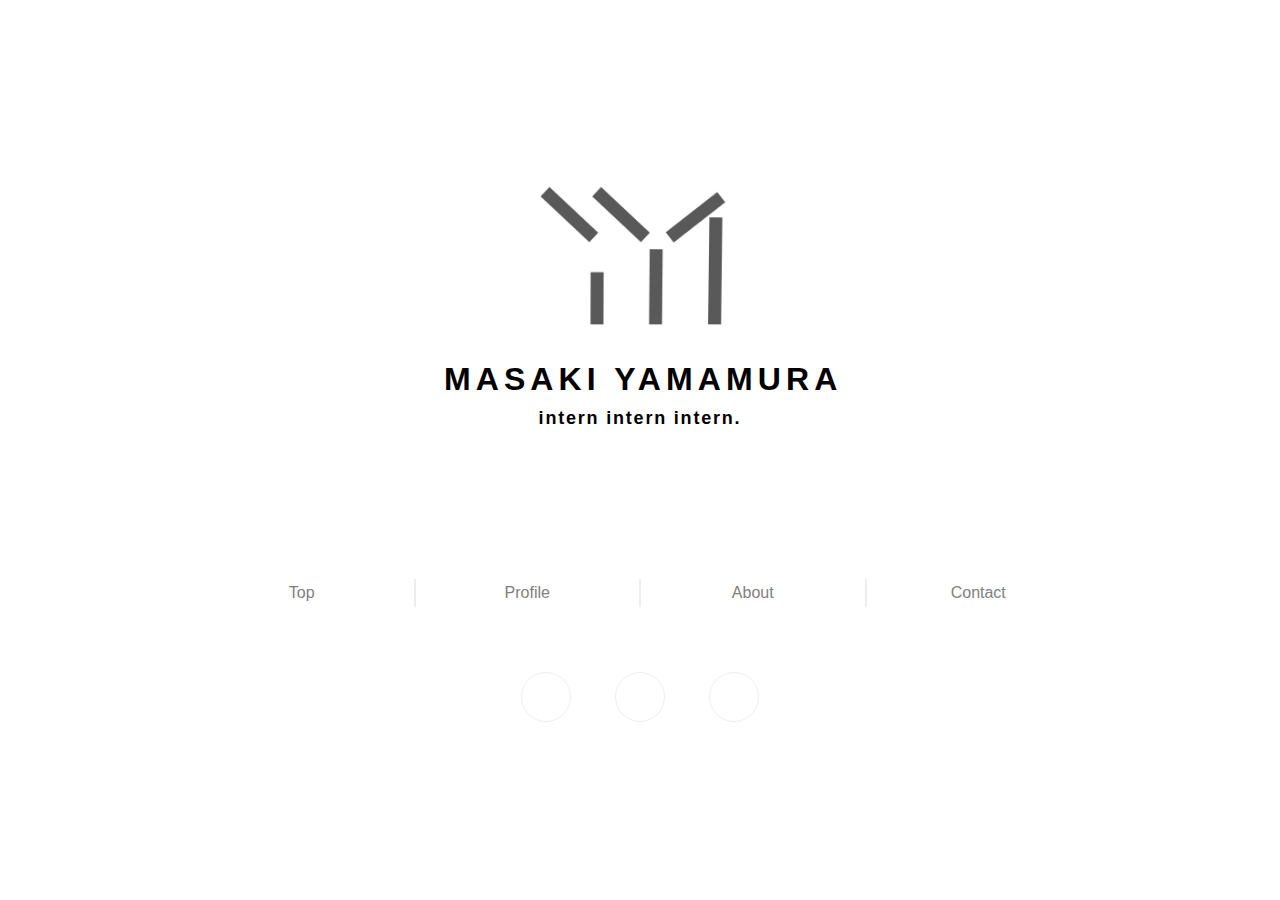
<file: index.html>
<!DOCTYPE html>
<html lang="ja">

<head>
    <meta charset="utf-8">
    <meta name="viewport" content="width=device-width,initial-scale=1.0">
    <meta name="keywords" content="山村昌己, Masaki Yamamura, 昌己,Masaki">
    <meta property="og:title" content="Masaki Design Portforio">
    <meta property="og:type" content="website">
    <meta property="og:description" content="Masaki Design Portforioは、「シンプルかつアート性の高いポートフォリオサイト」がコンセプトのウェブサイトです。">
    <meta property="og:site_name" content="Masaki Design Portforio">
    <link rel="stylesheet" href="sass/main.css">
    <link rel="stylesheet" href="sass/responsive.css">
    <link rel="stylesheet" href="https://use.fontawesome.com/releases/v5.5.0/css/all.css" integrity="sha384-B4dIYHKNBt8Bc12p+WXckhzcICo0wtJAoU8YZTY5qE0Id1GSseTk6S+L3BlXeVIU" crossorigin="anonymous">
    <title>Masaki Design Portforio</title>
</head>

<body>
   <header id="globalHeader">
        <div class="container-middle">
           <h1 class="headA title-logo">Masaki Design Portforio</h1>
           <div class="nav-toggle headC">
           <span class="fas fa-bars" id="menu-bar"></span>
           </div>
        </div>
        <nav class="globalNav" id="nav-none">
       <ul>
           <li>
               <a id="index" href="index.html">Top</a>
           </li>
           <li>
                <a id="profile" href="profile.html">Profile</a>
           </li>
           <li>
               <a id="about" href="about.html">About</a>
           </li>
           <li>
               <a id="contact" href="contact.html">contact</a>
           </li>
       </ul>
   </nav>
   </header>
   
   <section class="top-wrap">
       <div class="container">
           <div class="top-txt">
               <img src="img/IMG_3650.jpg" alt="Site_Logo">
               <h1>MASAKI YAMAMURA</h1>
               <h2>intern intern intern.</h2>
           </div>
           <nav id="top-global-nav">
               <ul>
                   <li>
               <a id="index" href="index.html">Top</a>
                   </li>
                   <li>
                <a id="profile" href="profile.html">Profile</a>
                   </li>
                   <li>
               <a id="about" href="about.html">About</a>
                   </li>
                   <li>
               <a id="contact" href="contact.html">Contact</a>
                   </li>
               </ul>
           </nav>
           </div>
           
       <div class="footer">
           <div class="contact-sns">
              <a href="#">
               <span class="fab fa-facebook-f"></span>
              </a>
              <a href="#">
               <span class="fab fa-twitter"></span>
              </a>
              <a href="#">
               <span class="fab fa-instagram"></span>
              </a>
           </div>
       </div>
   </section>
   <script src="https://ajax.googleapis.com/ajax/libs/jquery/3.3.1/jquery.min.js"></script>
    <script src="js/main.js"></script>
</body>

</html>
</file>
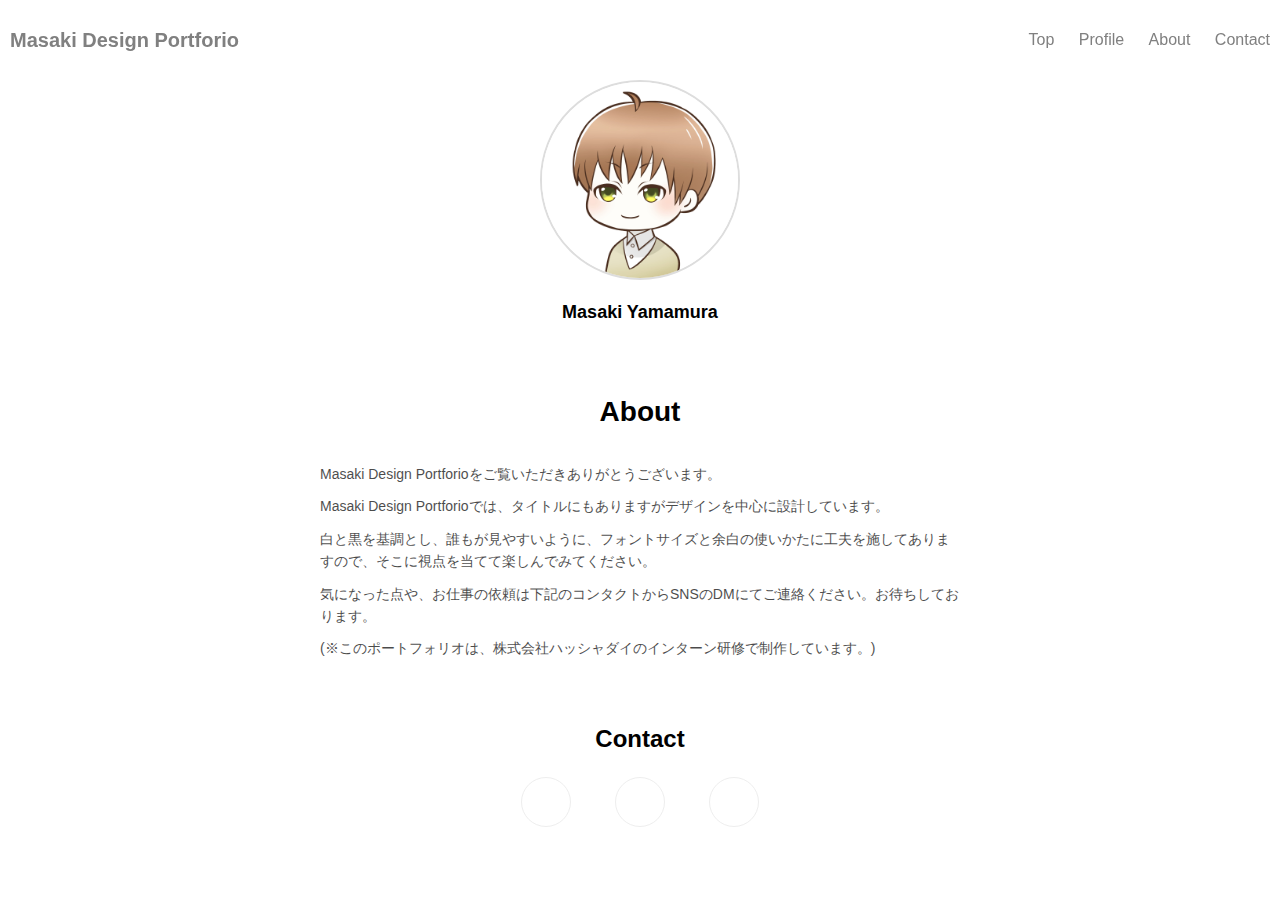
<file: about.html>
<!DOCTYPE html>
<html lang="ja">

<head>
    <meta charset="utf-8">
    <meta name="viewport" content="width=device-width, initial-scale=1">
    <meta name="keywords" content="山村昌己,Masaki Yamamura,昌己,Masaki">
    <meta property="og:title" content="Masaki Design Portforio">
    <meta property="og:type" content="website">
    <meta property="og:description" content="Masaki Design Portforioは、シンプルでいてアート性の高いポートフォリオサイトというのがコンセプトです。">
    <meta property="og:site_name" content="Masaki Design Portforio">
    <link rel="stylesheet" type="text/css" href="sass/main.css">
    <link rel="stylesheet" type="text/css" href="sass/responsive.css">
    <link rel="stylesheet" href="https://use.fontawesome.com/releases/v5.5.0/css/all.css" integrity="sha384-B4dIYHKNBt8Bc12p+WXckhzcICo0wtJAoU8YZTY5qE0Id1GSseTk6S+L3BlXeVIU" crossorigin="anonymous">
    <script src="https://ajax.googleapis.com/ajax/libs/jquery/3.3.1/jquery.min.js"></script>

    <title>Masaki Design Portforio</title>
</head>
<body>
   <header id="globalHeader">
       <div class="container-small">
           <div class="headA">
               <h1 class="title-logo">
               <a href="index.html">Masaki Design Portforio</a>
               </h1>
           </div>
           <div class="nav-toggle headC">
               <span class="fas fa-bars" id="menu-bar"></span>
           </div>
           <div class="headB" id="nav-right">
               <nav>
                   <ul>
                       <li>
                           <a id="index" href="index.html">Top</a>
                       </li>
                       <li>
                           <a id="profile" href="profile.html">Profile</a>
                       </li>
                       <li>
                           <a id="about" href="about.html">About</a>
                       </li>
                       <li>
                           <a id="contact" href="contact.html">Contact</a>
                       </li>
                   </ul>
               </nav>
           </div>
       </div>
       <nav class="globalNav" id="nav-none">
          <ul>
           <li>
               <a id="index" href="index.html">Top</a>
           </li>
           <li>
                <a id="profile" href="profile.html">Profile</a>
           </li>
           <li>
               <a id="about" href="about.html">About</a>
           </li>
           <li>
               <a id="contact" href="contact.html">contact</a>
           </li>
       </ul>
       </nav>
   </header>
   <section class="profile-wrap">
        <div class="container">
            <div class="name-card">
                <img src="/img/IMG_0161.JPG" alt="">
                <p>Masaki Yamamura</p>
            </div>
        </div>
    </section>
   <section class="about-wrap">
       <div class="container">
            <h3>About</h3>
            <p>Masaki Design Portforioをご覧いただきありがとうございます。</p>
            <p>Masaki Design Portforioでは、タイトルにもありますがデザインを中心に設計しています。</p>
            <p>白と黒を基調とし、誰もが見やすいように、フォントサイズと余白の使いかたに工夫を施してありますので、そこに視点を当てて楽しんでみてください。</p>
            <p>気になった点や、お仕事の依頼は下記のコンタクトからSNSのDMにてご連絡ください。お待ちしております。</p>
            <p>(※このポートフォリオは、株式会社ハッシャダイのインターン研修で制作しています。)</p>
        </div>
   </section>
   <footer>
       <h3 class="section-title">Contact</h3>
       <div class="container">
       <div class="contact-sns">
          <a href="#">
           <span class="fab fa-facebook-f"></span>
          </a>
          <a href="#">
           <span class="fab fa-twitter"></span>
          </a>
          <a href="#">
           <span class="fab fa-instagram"></span>
          </a>
       </div>
       </div>
   </footer>
    <script src="js/main.js"></script>
</body>
</html>
</file>
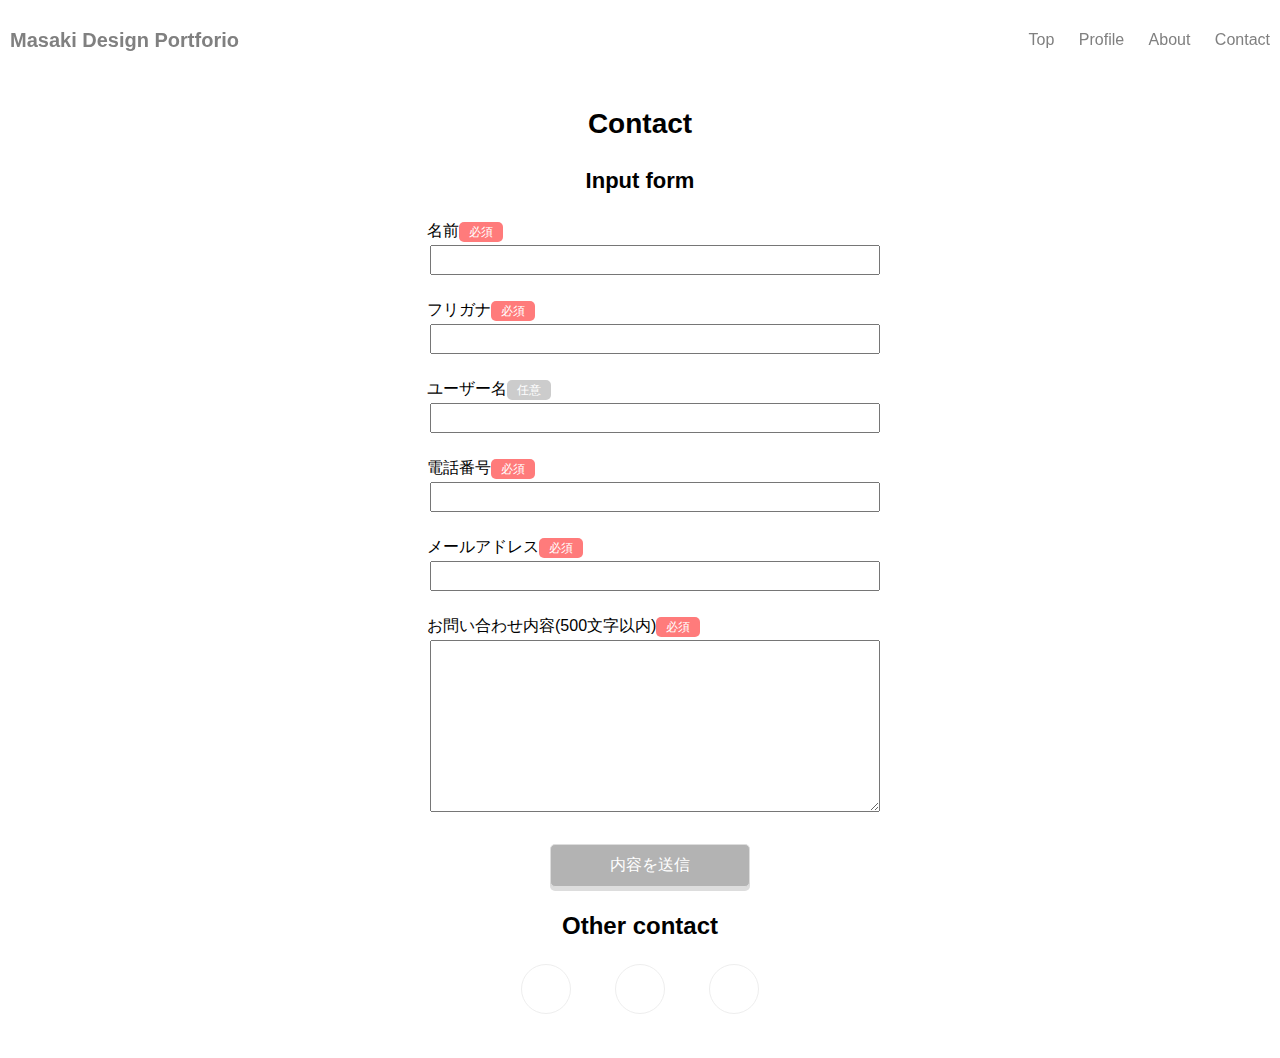
<file: contact.html>
<!DOCTYPE html>
<html lang="ja">

<head>
    <meta charset="utf-8">
    <meta name="viewport" content="width=device-width, initial-scale=1">
    <meta name="keywords" content="山村昌己,Masaki Yamamura,昌己,Masaki">
    <meta property="og:title" content="Masaki Design Portforio">
    <meta property="og:type" content="website">
    <meta property="og:description" content="Masaki Design Portforioは、シンプルでいてアート性の高いポートフォリオサイトというのがコンセプトです。">
    <meta property="og:site_name" content="Masaki Design Portforio">
    <link rel="stylesheet" type="text/css" href="sass/main.css">
    <link rel="stylesheet" type="text/css" href="sass/responsive.css">
    <link rel="stylesheet" href="https://use.fontawesome.com/releases/v5.5.0/css/all.css" integrity="sha384-B4dIYHKNBt8Bc12p+WXckhzcICo0wtJAoU8YZTY5qE0Id1GSseTk6S+L3BlXeVIU" crossorigin="anonymous">
    <script src="https://ajax.googleapis.com/ajax/libs/jquery/3.3.1/jquery.min.js"></script>

    <title>Masaki Design Portforio</title>
</head>
<body>
   <header id="globalHeader">
       <div class="container-small">
           <div class="headA">
               <h1 class="title-logo">
               <a href="index.html">Masaki Design Portforio</a>
               </h1>
           </div>
           <div class="nav-toggle headC">
               <span class="fas fa-bars" id="menu-bar"></span>
           </div>
           <div class="headB" id="nav-right">
               <nav>
                   <ul>
                       <li>
                           <a id="index" href="index.html">Top</a>
                       </li>
                       <li>
                           <a id="profile" href="profile.html">Profile</a>
                       </li>
                       <li>
                           <a id="about" href="about.html">About</a>
                       </li>
                       <li>
                           <a id="contact" href="contact.html">Contact</a>
                       </li>
                   </ul>
               </nav>
           </div>
       </div>
       <nav class="globalNav" id="nav-none">
          <ul>
           <li>
               <a id="index" href="index.html">Top</a>
           </li>
           <li>
                <a id="profile" href="profile.html">Profile</a>
           </li>
           <li>
               <a id="about" href="about.html">About</a>
           </li>
           <li>
               <a id="contact" href="contact.html">contact</a>
           </li>
       </ul>
       </nav>
   </header>
   <section class="contact-wrap">
       <h3>Contact</h3>
       <div id="contact-form">
          <div class="contact-title">
           <h3>Input form</h3>
           </div>
           <form action="#" onsubmit="return input_check();" name="form1">
                <div class="input-wrap">
                    <dl class="clearfix">
                        <dt>名前<span class="req">必須</span></dt>
                        <dd>
                            <input type="text" id="name" name="name">
                            <span id="name_error" class="error_m"></span>
                        </dd>
                    </dl>
                    
                    <dl class="clearfix">
                        <dt>フリガナ<span class="req">必須</span></dt>
                        <dd>
                            <input type="text" id="furigana" name="furigana">
                            <span id="furigana_error" class="error_m"></span>
                        </dd>
                    </dl>
                    
                    <dl class="clearfix">
                        <dt>ユーザー名<span class="any">任意</span></dt>
                        <dd>
                            <input type="text" id="username" name="username">
                            <span id="username_error" class="error_m"></span>
                        </dd>
                    </dl>
                    
                    <dl class="clearfix">
                        <dt>電話番号<span class="req">必須</span></dt>
                        <dd>
                            <input type="tel" id="tel" name="tel">
                            <span id="tel_error" class="error_m"></span>
                        </dd>
                    </dl>
                    
                    <dl class="clearfix">
                        <dt>メールアドレス<span class="req">必須</span></dt>
                        <dd>
                            <input type="email" id="email" name="email">
                            <span id="email_error" class="error_m"></span>
                        </dd>
                    </dl>
                    
                    <dl class="clearfix">
                        <dt>お問い合わせ内容(500文字以内)<span class="req">必須</span></dt>
                        <dd>
                            <textarea name="remarks" id="remarks" cols="50" rows="10"></textarea>
                            <span id="remarks_error" class="error_m"></span>
                        </dd>
                    </dl>
                    
                    <div class="transmission">
                        <input id="btn_submit" type="submit" value="内容を送信">
                    </div>
                    
                </div>
           </form>
       </div>
   </section>
   <footer>
       <h3 class="section-title">Other contact</h3>
       <div class="container">
       <div class="contact-sns">
          <a href="#">
           <span class="fab fa-facebook-f"></span>
          </a>
          <a href="#">
           <span class="fab fa-twitter"></span>
          </a>
          <a href="#">
           <span class="fab fa-instagram"></span>
          </a>
       </div>
       </div>
   </footer>
    <script src="js/main.js"></script>
</body>
</html>
</file>
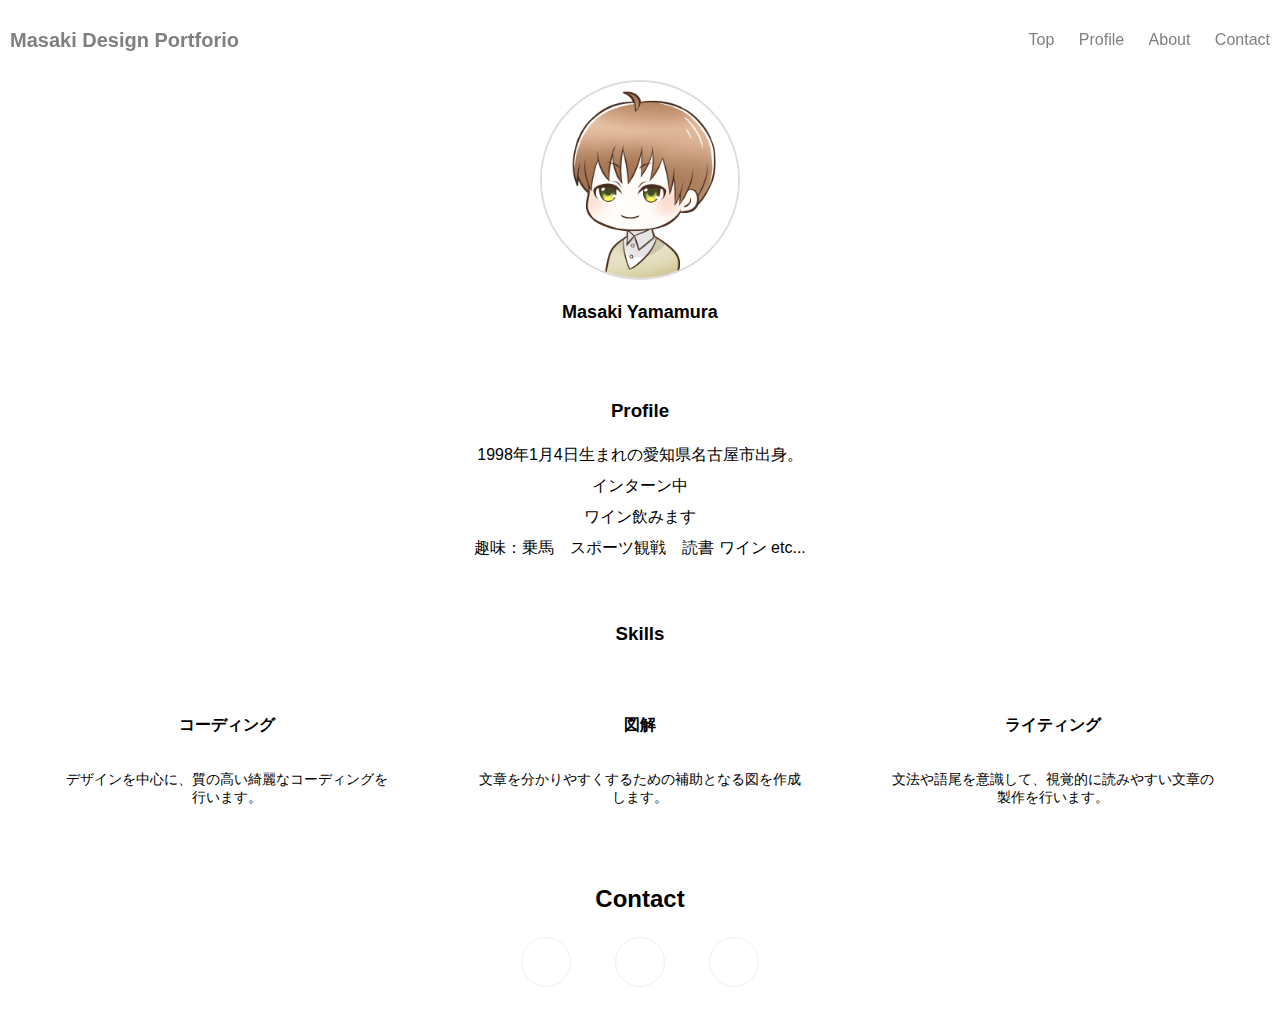
<file: profile.html>
<!DOCTYPE html>
<html lang="ja">

<head>
    <meta charset="utf-8">
    <meta name="viewport" content="width=device-width, initial-scale=1">
    <meta name="keywords" content="山村昌己,Masaki Yamamura,昌己,Masaki">
    <meta property="og:title" content="Masaki Design Portforio">
    <meta property="og:type" content="website">
    <meta property="og:description" content="Masaki Design Portforioは、シンプルでいてアート性の高いポートフォリオサイトというのがコンセプトです。">
    <meta property="og:site_name" content="Masaki Design Portforio">
    <link rel="stylesheet" type="text/css" href="sass/main.css">
    <link rel="stylesheet" type="text/css" href="sass/responsive.css">
    <link rel="stylesheet" href="https://use.fontawesome.com/releases/v5.5.0/css/all.css" integrity="sha384-B4dIYHKNBt8Bc12p+WXckhzcICo0wtJAoU8YZTY5qE0Id1GSseTk6S+L3BlXeVIU" crossorigin="anonymous">
    <script src="https://ajax.googleapis.com/ajax/libs/jquery/3.3.1/jquery.min.js"></script>

    <title>Masaki Design Portforio</title>
</head>
<body>
   <header id="globalHeader">
       <div class="container-small">
              <div class="headA">
               <h1 class="title-logo">
               <a href="index.html">Masaki Design Portforio</a>
               </h1>
               </div>
           <div class="nav-toggle headC">
               <span class="fas fa-bars" id="menu-bar"></span>
           </div>
           <div class="headB" id="nav-right">
               <nav>
                   <ul>
                       <li>
                           <a id="index" href="index.html">Top</a>
                       </li>
                       <li>
                           <a id="profile" href="profile.html">Profile</a>
                       </li>
                       <li>
                           <a id="about" href="about.html">About</a>
                       </li>
                       <li>
                           <a id="contact" href="contact.html">Contact</a>
                       </li>
                   </ul>
               </nav>
           </div>
       </div>
       <nav class="globalNav" id="nav-none">
          <ul>
           <li>
               <a id="index" href="index.html">Top</a>
           </li>
           <li>
                <a id="profile" href="profile.html">Profile</a>
           </li>
           <li>
               <a id="about" href="about.html">About</a>
           </li>
           <li>
               <a id="contact" href="contact.html">contact</a>
           </li>
       </ul>
       </nav>
   </header>
   <section class="profile-wrap">
       <div class="container">
            <div class="name-card">
                <img src="/img/IMG_0161.JPG" alt="">
                <p>Masaki Yamamura</p>
            </div>
            <div class="history-card">
                <h3 class="history">Profile</h3>
                <p>1998年1月4日生まれの愛知県名古屋市出身。</p>
                <p>インターン中</p>
                <p>ワイン飲みます</p>
                <p>趣味：乗馬　スポーツ観戦　読書 ワイン etc...</p>
            </div>
        </div>
   </section>
   <section class="skills-wrap">
        <h3>Skills</h3>
        <div class="container">
            <div class="skill-item">
                <span class="fas fa-code"></span>
                <h4>コーディング</h4>
                <p>デザインを中心に、質の高い綺麗なコーディングを行います。</p>
            </div>

            <div class="skill-item">
                <span class="far fa-image"></span>
                <h4>図解</h4>
                <p>文章を分かりやすくするための補助となる図を作成します。</p>
            </div>

            <div class="skill-item">
                <span class="fas fa-marker"></span>
                <h4>ライティング</h4>
                <p>文法や語尾を意識して、視覚的に読みやすい文章の製作を行います。</p>
            </div>
        </div>
    </section>
   <footer>
       <h3 class="section-title">Contact</h3>
       <div class="container">
       <div class="contact-sns">
          <a href="#">
           <span class="fab fa-facebook-f"></span>
          </a>
          <a href="#">
           <span class="fab fa-twitter"></span>
          </a>
          <a href="#">
           <span class="fab fa-instagram"></span>
          </a>
       </div>
       </div>
   </footer>
    <script src="js/main.js"></script>
</body>
</html>
</file>
<file: sass/main.css>
/* line 3, /Users/yamamuramasami/Desktop/Portforio.new/sass/main.scss */
* {
  box-sizing: border-box; }

/* line 16, /Users/yamamuramasami/Desktop/Portforio.new/sass/main.scss */
a {
  display: inline-block;
  text-decoration: none;
  color: #808080; }

/* line 22, /Users/yamamuramasami/Desktop/Portforio.new/sass/main.scss */
li {
  list-style: none; }

/* line 27, /Users/yamamuramasami/Desktop/Portforio.new/sass/main.scss */
body {
  font-family: "Hiragino Kaku Gothic Pro", "Hiragino Kaku Gothic", sans-serif;
  margin: 0 auto;
  padding: 0;
  border: 0; }
  /* line 33, /Users/yamamuramasami/Desktop/Portforio.new/sass/main.scss */
  body #globalHeader {
    top: 0;
    right: 0;
    left: 0;
    position: fixed;
    height: 80px;
    width: 100%;
    z-index: 40; }
    /* line 42, /Users/yamamuramasami/Desktop/Portforio.new/sass/main.scss */
    body #globalHeader .container-middle {
      display: flex;
      align-items: center;
      justify-content: space-between; }
      /* line 48, /Users/yamamuramasami/Desktop/Portforio.new/sass/main.scss */
      body #globalHeader .container-middle .title-logo {
        line-height: 80px;
        font-size: 20px;
        visibility: hidden; }
    /* line 56, /Users/yamamuramasami/Desktop/Portforio.new/sass/main.scss */
    body #globalHeader .globalNav {
      display: none; }
    /* line 60, /Users/yamamuramasami/Desktop/Portforio.new/sass/main.scss */
    body #globalHeader .headC {
      display: none; }
    /* line 64, /Users/yamamuramasami/Desktop/Portforio.new/sass/main.scss */
    body #globalHeader .container-small {
      margin: 0 10px auto;
      padding: 0;
      display: flex;
      align-items: center;
      justify-content: space-between; }
      /* line 71, /Users/yamamuramasami/Desktop/Portforio.new/sass/main.scss */
      body #globalHeader .container-small .headA {
        margin: 0;
        padding: 0; }
        /* line 75, /Users/yamamuramasami/Desktop/Portforio.new/sass/main.scss */
        body #globalHeader .container-small .headA h1 {
          margin: 0;
          font-size: 20px;
          line-height: 80px;
          color: #808080; }
      /* line 85, /Users/yamamuramasami/Desktop/Portforio.new/sass/main.scss */
      body #globalHeader .container-small .headB ul {
        padding-left: 0px;
        margin: 0; }
        /* line 89, /Users/yamamuramasami/Desktop/Portforio.new/sass/main.scss */
        body #globalHeader .container-small .headB ul li {
          display: inline-block;
          line-height: 80px;
          padding-left: 20px; }
          /* line 94, /Users/yamamuramasami/Desktop/Portforio.new/sass/main.scss */
          body #globalHeader .container-small .headB ul li #index {
            padding-left: 0; }
  /* line 105, /Users/yamamuramasami/Desktop/Portforio.new/sass/main.scss */
  body .top-wrap {
    max-width: 1000px;
    margin: 0 auto;
    width: 100%;
    height: 100vh;
    text-align: center; }
    /* line 112, /Users/yamamuramasami/Desktop/Portforio.new/sass/main.scss */
    body .top-wrap .top-txt {
      padding-top: 160px; }
      /* line 115, /Users/yamamuramasami/Desktop/Portforio.new/sass/main.scss */
      body .top-wrap .top-txt img {
        width: 20%; }
      /* line 119, /Users/yamamuramasami/Desktop/Portforio.new/sass/main.scss */
      body .top-wrap .top-txt h1 {
        margin-top: 0;
        margin-bottom: 10px;
        letter-spacing: 0.16em;
        margin-left: 0.2em; }
      /* line 126, /Users/yamamuramasami/Desktop/Portforio.new/sass/main.scss */
      body .top-wrap .top-txt h2 {
        margin-top: 0;
        margin-bottom: 0;
        font-size: 18px;
        letter-spacing: 0.1em; }
    /* line 135, /Users/yamamuramasami/Desktop/Portforio.new/sass/main.scss */
    body .top-wrap #top-global-nav {
      padding-top: 150px; }
      /* line 138, /Users/yamamuramasami/Desktop/Portforio.new/sass/main.scss */
      body .top-wrap #top-global-nav ul {
        width: 90%;
        margin: 0 auto;
        display: flex;
        flex-wrap: nowrap;
        flex-direction: row;
        padding-left: 0; }
      /* line 147, /Users/yamamuramasami/Desktop/Portforio.new/sass/main.scss */
      body .top-wrap #top-global-nav li {
        flex: 1; }
        /* line 150, /Users/yamamuramasami/Desktop/Portforio.new/sass/main.scss */
        body .top-wrap #top-global-nav li a {
          width: 90%;
          padding-top: 5px;
          padding-bottom: 5px;
          position: relative; }
          /* line 156, /Users/yamamuramasami/Desktop/Portforio.new/sass/main.scss */
          body .top-wrap #top-global-nav li a::after {
            width: 0%;
            height: 100%;
            border-radius: 5px;
            content: "";
            position: absolute;
            top: 0;
            left: 0;
            transition: all .5s;
            z-index: -1; }
          /* line 168, /Users/yamamuramasami/Desktop/Portforio.new/sass/main.scss */
          body .top-wrap #top-global-nav li a::before {
            width: 0%; }
          /* line 172, /Users/yamamuramasami/Desktop/Portforio.new/sass/main.scss */
          body .top-wrap #top-global-nav li a:hover {
            color: #fff;
            transition: all .5s; }
          /* line 177, /Users/yamamuramasami/Desktop/Portforio.new/sass/main.scss */
          body .top-wrap #top-global-nav li a:hover::after {
            background-color: #000;
            width: 100%; }
      /* line 185, /Users/yamamuramasami/Desktop/Portforio.new/sass/main.scss */
      body .top-wrap #top-global-nav li:not(:last-child) {
        border-right: 2px solid #eee; }
    /* line 190, /Users/yamamuramasami/Desktop/Portforio.new/sass/main.scss */
    body .top-wrap .footer {
      padding-top: 65px;
      padding-bottom: 20px; }
      /* line 194, /Users/yamamuramasami/Desktop/Portforio.new/sass/main.scss */
      body .top-wrap .footer .contact-sns a {
        margin-right: 20px;
        margin-left: 20px;
        width: 50px;
        height: 50px;
        line-height: 50px;
        border-radius: 50%;
        border: 1px solid #eee;
        color: #000;
        background-color: #fff;
        transition: all .5s; }
      /* line 207, /Users/yamamuramasami/Desktop/Portforio.new/sass/main.scss */
      body .top-wrap .footer .contact-sns a:hover {
        color: #fff;
        background-color: rgba(0, 0, 0, 0.8); }
  /* line 214, /Users/yamamuramasami/Desktop/Portforio.new/sass/main.scss */
  body .profile-wrap {
    margin: 0;
    padding-top: 80px;
    text-align: center; }
    /* line 220, /Users/yamamuramasami/Desktop/Portforio.new/sass/main.scss */
    body .profile-wrap .name-card {
      width: 100%;
      padding-bottom: 40px; }
      /* line 224, /Users/yamamuramasami/Desktop/Portforio.new/sass/main.scss */
      body .profile-wrap .name-card img {
        width: 200px;
        line-height: 200px;
        border-radius: 50%;
        border: 2px solid #ddd; }
      /* line 231, /Users/yamamuramasami/Desktop/Portforio.new/sass/main.scss */
      body .profile-wrap .name-card p {
        font-weight: bold;
        font-size: 18px; }
    /* line 237, /Users/yamamuramasami/Desktop/Portforio.new/sass/main.scss */
    body .profile-wrap .history-card {
      width: 100%; }
      /* line 240, /Users/yamamuramasami/Desktop/Portforio.new/sass/main.scss */
      body .profile-wrap .history-card p {
        margin: 0;
        padding: 5px 10px; }
  /* line 248, /Users/yamamuramasami/Desktop/Portforio.new/sass/main.scss */
  body .skills-wrap {
    text-align: center;
    padding: 40px 20px; }
    /* line 252, /Users/yamamuramasami/Desktop/Portforio.new/sass/main.scss */
    body .skills-wrap .container {
      display: flex; }
      /* line 255, /Users/yamamuramasami/Desktop/Portforio.new/sass/main.scss */
      body .skills-wrap .container .skill-item {
        flex: 1; }
        /* line 258, /Users/yamamuramasami/Desktop/Portforio.new/sass/main.scss */
        body .skills-wrap .container .skill-item span {
          width: 100px;
          line-height: 100px;
          border-radius: 50%;
          background-color: #ddd;
          color: #fff;
          font-size: 50px; }
        /* line 267, /Users/yamamuramasami/Desktop/Portforio.new/sass/main.scss */
        body .skills-wrap .container .skill-item p {
          display: inline-block;
          font-size: 14px;
          width: 80%; }
    /* line 275, /Users/yamamuramasami/Desktop/Portforio.new/sass/main.scss */
    body .skills-wrap h3 {
      padding-bottom: 30px; }
  /* line 280, /Users/yamamuramasami/Desktop/Portforio.new/sass/main.scss */
  body footer {
    text-align: center;
    margin: 0 auto; }
    /* line 284, /Users/yamamuramasami/Desktop/Portforio.new/sass/main.scss */
    body footer h3 {
      font-size: 24px; }
    /* line 288, /Users/yamamuramasami/Desktop/Portforio.new/sass/main.scss */
    body footer .container {
      margin-bottom: 40px; }
      /* line 291, /Users/yamamuramasami/Desktop/Portforio.new/sass/main.scss */
      body footer .container .contact-sns a {
        margin-right: 20px;
        margin-left: 20px;
        width: 50px;
        height: 50px;
        line-height: 50px;
        border-radius: 50%;
        border: 1px solid #eee;
        color: #000;
        background-color: #fff;
        transition: all .5s; }
      /* line 304, /Users/yamamuramasami/Desktop/Portforio.new/sass/main.scss */
      body footer .container .contact-sns a:hover {
        color: #fff;
        background-color: rgba(0, 0, 0, 0.8); }
  /* line 312, /Users/yamamuramasami/Desktop/Portforio.new/sass/main.scss */
  body .about-wrap {
    text-align: center;
    margin-bottom: 60px; }
    /* line 316, /Users/yamamuramasami/Desktop/Portforio.new/sass/main.scss */
    body .about-wrap h3 {
      margin-top: 15px;
      margin-bottom: 30px;
      font-size: 28px; }
    /* line 322, /Users/yamamuramasami/Desktop/Portforio.new/sass/main.scss */
    body .about-wrap p {
      text-align: left;
      display: inline-block;
      margin: 5px;
      line-height: 1.6;
      font-size: 14px;
      width: 50%;
      opacity: 0.7; }
  /* line 334, /Users/yamamuramasami/Desktop/Portforio.new/sass/main.scss */
  body .contact-wrap {
    max-width: 1000px;
    margin: 0 auto;
    padding-top: 80px; }
    /* line 339, /Users/yamamuramasami/Desktop/Portforio.new/sass/main.scss */
    body .contact-wrap h3 {
      text-align: center;
      font-size: 28px; }
    /* line 344, /Users/yamamuramasami/Desktop/Portforio.new/sass/main.scss */
    body .contact-wrap #contact-form {
      margin: 0 auto;
      width: 500px; }
      /* line 349, /Users/yamamuramasami/Desktop/Portforio.new/sass/main.scss */
      body .contact-wrap #contact-form .contact-title {
        text-align: center; }
        /* line 352, /Users/yamamuramasami/Desktop/Portforio.new/sass/main.scss */
        body .contact-wrap #contact-form .contact-title h3 {
          font-size: 22px; }
      /* line 359, /Users/yamamuramasami/Desktop/Portforio.new/sass/main.scss */
      body .contact-wrap #contact-form .input-wrap dl {
        margin: 0 0 20px 0; }
      /* line 364, /Users/yamamuramasami/Desktop/Portforio.new/sass/main.scss */
      body .contact-wrap #contact-form .input-wrap dt {
        width: 380px;
        margin: 0 auto;
        margin-bottom: 5px;
        margin-left: 85px;
        font-size: 16px;
        line-height: 1.5;
        height: 24px;
        padding: 3px 0;
        text-indent: -48px; }
        /* line 375, /Users/yamamuramasami/Desktop/Portforio.new/sass/main.scss */
        body .contact-wrap #contact-form .input-wrap dt span {
          font-size: 12px;
          margin-right: 10px;
          display: inline;
          line-height: 16px;
          padding: 3px 10px;
          color: #ffffff;
          height: 14px;
          border-radius: 5px; }
          /* line 385, /Users/yamamuramasami/Desktop/Portforio.new/sass/main.scss */
          body .contact-wrap #contact-form .input-wrap dt span.req {
            background-color: #ff7b7b; }
          /* line 389, /Users/yamamuramasami/Desktop/Portforio.new/sass/main.scss */
          body .contact-wrap #contact-form .input-wrap dt span.any {
            background-color: #ccc; }
      /* line 395, /Users/yamamuramasami/Desktop/Portforio.new/sass/main.scss */
      body .contact-wrap #contact-form .input-wrap dd {
        font-size: 16px;
        line-height: 1.5;
        height: auto; }
        /* line 400, /Users/yamamuramasami/Desktop/Portforio.new/sass/main.scss */
        body .contact-wrap #contact-form .input-wrap dd input[type="text"].inp_error,
        body .contact-wrap #contact-form .input-wrap dd input[type="number"].inp_error,
        body .contact-wrap #contact-form .input-wrap dd input[type="tel"].inp_error,
        body .contact-wrap #contact-form .input-wrap dd
        input[type="email"].inp_error,
        body .contact-wrap #contact-form .input-wrap dd textarea.inp_error {
          border: 1px solid #f88a8a;
          background: #f4d4d4; }
        /* line 408, /Users/yamamuramasami/Desktop/Portforio.new/sass/main.scss */
        body .contact-wrap #contact-form .input-wrap dd textarea {
          width: 450px;
          padding: 10px 3px 10px 10px; }
        /* line 413, /Users/yamamuramasami/Desktop/Portforio.new/sass/main.scss */
        body .contact-wrap #contact-form .input-wrap dd li {
          display: inline-block;
          margin: 0 15px 0 0;
          line-height: 24px;
          height: 24px;
          padding: 3px 0; }
        /* line 421, /Users/yamamuramasami/Desktop/Portforio.new/sass/main.scss */
        body .contact-wrap #contact-form .input-wrap dd input[type="text"],
        body .contact-wrap #contact-form .input-wrap dd input[type="number"],
        body .contact-wrap #contact-form .input-wrap dd input[type="email"],
        body .contact-wrap #contact-form .input-wrap dd input[type="tel"] {
          margin: 0 auto;
          width: 450px;
          font-size: 18px;
          height: 30px;
          padding: 3px 0 3px 10px;
          margin: 0; }
      /* line 434, /Users/yamamuramasami/Desktop/Portforio.new/sass/main.scss */
      body .contact-wrap #contact-form .input-wrap .transmission input[type="submit"] {
        border: 1px solid #ddd;
        background: #b3b3b3;
        font-size: 16px;
        box-shadow: 0 4px 0 #ddd;
        color: #fff;
        border-radius: 5px;
        width: 200px;
        padding: 10px 0;
        margin: 25px 0 25px 160px;
        display: block;
        opacity: 1.0;
        transition: .3s; }
        /* line 448, /Users/yamamuramasami/Desktop/Portforio.new/sass/main.scss */
        body .contact-wrap #contact-form .input-wrap .transmission input[type="submit"]:hover {
          margin-top: 29px;
          box-shadow: none;
          background-color: #666;
          opacity: 1;
          transition: .3s; }
      /* line 457, /Users/yamamuramasami/Desktop/Portforio.new/sass/main.scss */
      body .contact-wrap #contact-form .input-wrap #energy_contact #send_status {
        padding: 5px 0 25px;
        text-align: center; }
        /* line 461, /Users/yamamuramasami/Desktop/Portforio.new/sass/main.scss */
        body .contact-wrap #contact-form .input-wrap #energy_contact #send_status p {
          width: 450px;
          margin: 0 auto;
          padding: 0 15px;
          line-height: 50px;
          font-size: 25px;
          border: 1px solid #3c763d;
          border-radius: 4px;
          background-color: #dff0d8;
          color: #3c763d; }
      /* line 474, /Users/yamamuramasami/Desktop/Portforio.new/sass/main.scss */
      body .contact-wrap #contact-form .input-wrap span.error_m {
        font-size: 15px;
        font-weight: normal;
        color: #ff4040;
        display: block;
        margin: 0; }

/*# sourceMappingURL=main.css.map */
</file>
<file: sass/responsive.css>
/* line 3, /Users/yamamuramasami/Desktop/Portforio.new/sass/responsive.scss */
* {
  box-sizing: border-box; }

/* line 15, /Users/yamamuramasami/Desktop/Portforio.new/sass/responsive.scss */
a {
  display: inline-block;
  text-decoration: none;
  color: #808080; }

/* line 21, /Users/yamamuramasami/Desktop/Portforio.new/sass/responsive.scss */
li {
  list-style: none; }

@media screen and (max-width: 900px) {
  /* line 29, /Users/yamamuramasami/Desktop/Portforio.new/sass/responsive.scss */
  body #globalHeader {
    height: 65px; }
    /* line 33, /Users/yamamuramasami/Desktop/Portforio.new/sass/responsive.scss */
    body #globalHeader .container-middle {
      position: fixed;
      width: 100%;
      line-height: 65px;
      z-index: 40; }
      /* line 39, /Users/yamamuramasami/Desktop/Portforio.new/sass/responsive.scss */
      body #globalHeader .container-middle .headC {
        display: block;
        padding-right: 20px;
        line-height: 65px;
        font-size: 32px;
        color: #808080; }
    /* line 48, /Users/yamamuramasami/Desktop/Portforio.new/sass/responsive.scss */
    body #globalHeader .container-small {
      width: 100%;
      line-height: 65px; }
      /* line 52, /Users/yamamuramasami/Desktop/Portforio.new/sass/responsive.scss */
      body #globalHeader .container-small .headA h1 {
        line-height: 65px;
        font-size: 2.2vw;
        color: #808080; }
      /* line 58, /Users/yamamuramasami/Desktop/Portforio.new/sass/responsive.scss */
      body #globalHeader .container-small .headB {
        display: none; }
      /* line 62, /Users/yamamuramasami/Desktop/Portforio.new/sass/responsive.scss */
      body #globalHeader .container-small .headC {
        display: block;
        padding-right: 20px;
        line-height: 65px;
        font-size: 32px;
        color: #808080; }
    /* line 71, /Users/yamamuramasami/Desktop/Portforio.new/sass/responsive.scss */
    body #globalHeader .nav-section {
      display: none; }
    /* line 75, /Users/yamamuramasami/Desktop/Portforio.new/sass/responsive.scss */
    body #globalHeader .globalNav {
      display: none;
      position: relative;
      background-color: rgba(255, 255, 255, 0.8);
      width: 100%;
      height: 100vh;
      top: 0;
      right: 0;
      left: 0;
      bottom: 0;
      z-index: 2;
      text-align: center; }
      /* line 88, /Users/yamamuramasami/Desktop/Portforio.new/sass/responsive.scss */
      body #globalHeader .globalNav ul {
        position: absolute;
        top: 50%;
        left: 50%;
        padding-left: 0;
        -webkit-transform: translateY(-50%) translateX(-50%);
        transform: translateY(-50%) translateX(-50%);
        margin: 0 auto;
        text-align: center;
        z-index: 10; }
        /* line 99, /Users/yamamuramasami/Desktop/Portforio.new/sass/responsive.scss */
        body #globalHeader .globalNav ul li {
          padding-bottom: 30px;
          font-weight: bold; }
          /* line 103, /Users/yamamuramasami/Desktop/Portforio.new/sass/responsive.scss */
          body #globalHeader .globalNav ul li #contact {
            padding-bottom: 0; }
          /* line 107, /Users/yamamuramasami/Desktop/Portforio.new/sass/responsive.scss */
          body #globalHeader .globalNav ul li a {
            width: 100%;
            padding: 5px 30px;
            position: relative; }
            /* line 112, /Users/yamamuramasami/Desktop/Portforio.new/sass/responsive.scss */
            body #globalHeader .globalNav ul li a::after {
              width: 0%;
              height: 100%;
              border-radius: 5px;
              content: "";
              position: absolute;
              top: 0;
              left: 0;
              transition: all .5s;
              z-index: -1; }
            /* line 124, /Users/yamamuramasami/Desktop/Portforio.new/sass/responsive.scss */
            body #globalHeader .globalNav ul li a::before {
              width: 0%; }
            /* line 128, /Users/yamamuramasami/Desktop/Portforio.new/sass/responsive.scss */
            body #globalHeader .globalNav ul li a:hover {
              color: #fff;
              transition: all .5s; }
            /* line 133, /Users/yamamuramasami/Desktop/Portforio.new/sass/responsive.scss */
            body #globalHeader .globalNav ul li a:hover::after {
              background-color: #000;
              width: 100%; }
  /* line 143, /Users/yamamuramasami/Desktop/Portforio.new/sass/responsive.scss */
  body #top-global-nav {
    display: none; } }

@media screen and (max-width: 767px) {
  /* line 151, /Users/yamamuramasami/Desktop/Portforio.new/sass/responsive.scss */
  body .title-logo a {
    font-size: 16px; }
  /* line 156, /Users/yamamuramasami/Desktop/Portforio.new/sass/responsive.scss */
  body .top-wrap h1 {
    font-size: 4vw; }
  /* line 160, /Users/yamamuramasami/Desktop/Portforio.new/sass/responsive.scss */
  body .top-wrap h2 {
    font-size: 2.2vw; }
  /* line 167, /Users/yamamuramasami/Desktop/Portforio.new/sass/responsive.scss */
  body .skills-wrap .container {
    display: flex;
    flex-direction: column; }
    /* line 171, /Users/yamamuramasami/Desktop/Portforio.new/sass/responsive.scss */
    body .skills-wrap .container .skill-item {
      flex: 1; }
      /* line 174, /Users/yamamuramasami/Desktop/Portforio.new/sass/responsive.scss */
      body .skills-wrap .container .skill-item h4 {
        margin: 0;
        padding-top: 10px;
        padding-bottom: 20px; }
      /* line 180, /Users/yamamuramasami/Desktop/Portforio.new/sass/responsive.scss */
      body .skills-wrap .container .skill-item p {
        font-size: 14px;
        margin: 0;
        padding-bottom: 20px; }
  /* line 189, /Users/yamamuramasami/Desktop/Portforio.new/sass/responsive.scss */
  body footer {
    font-size: 4vw; } }

/*# sourceMappingURL=responsive.css.map */
</file>
